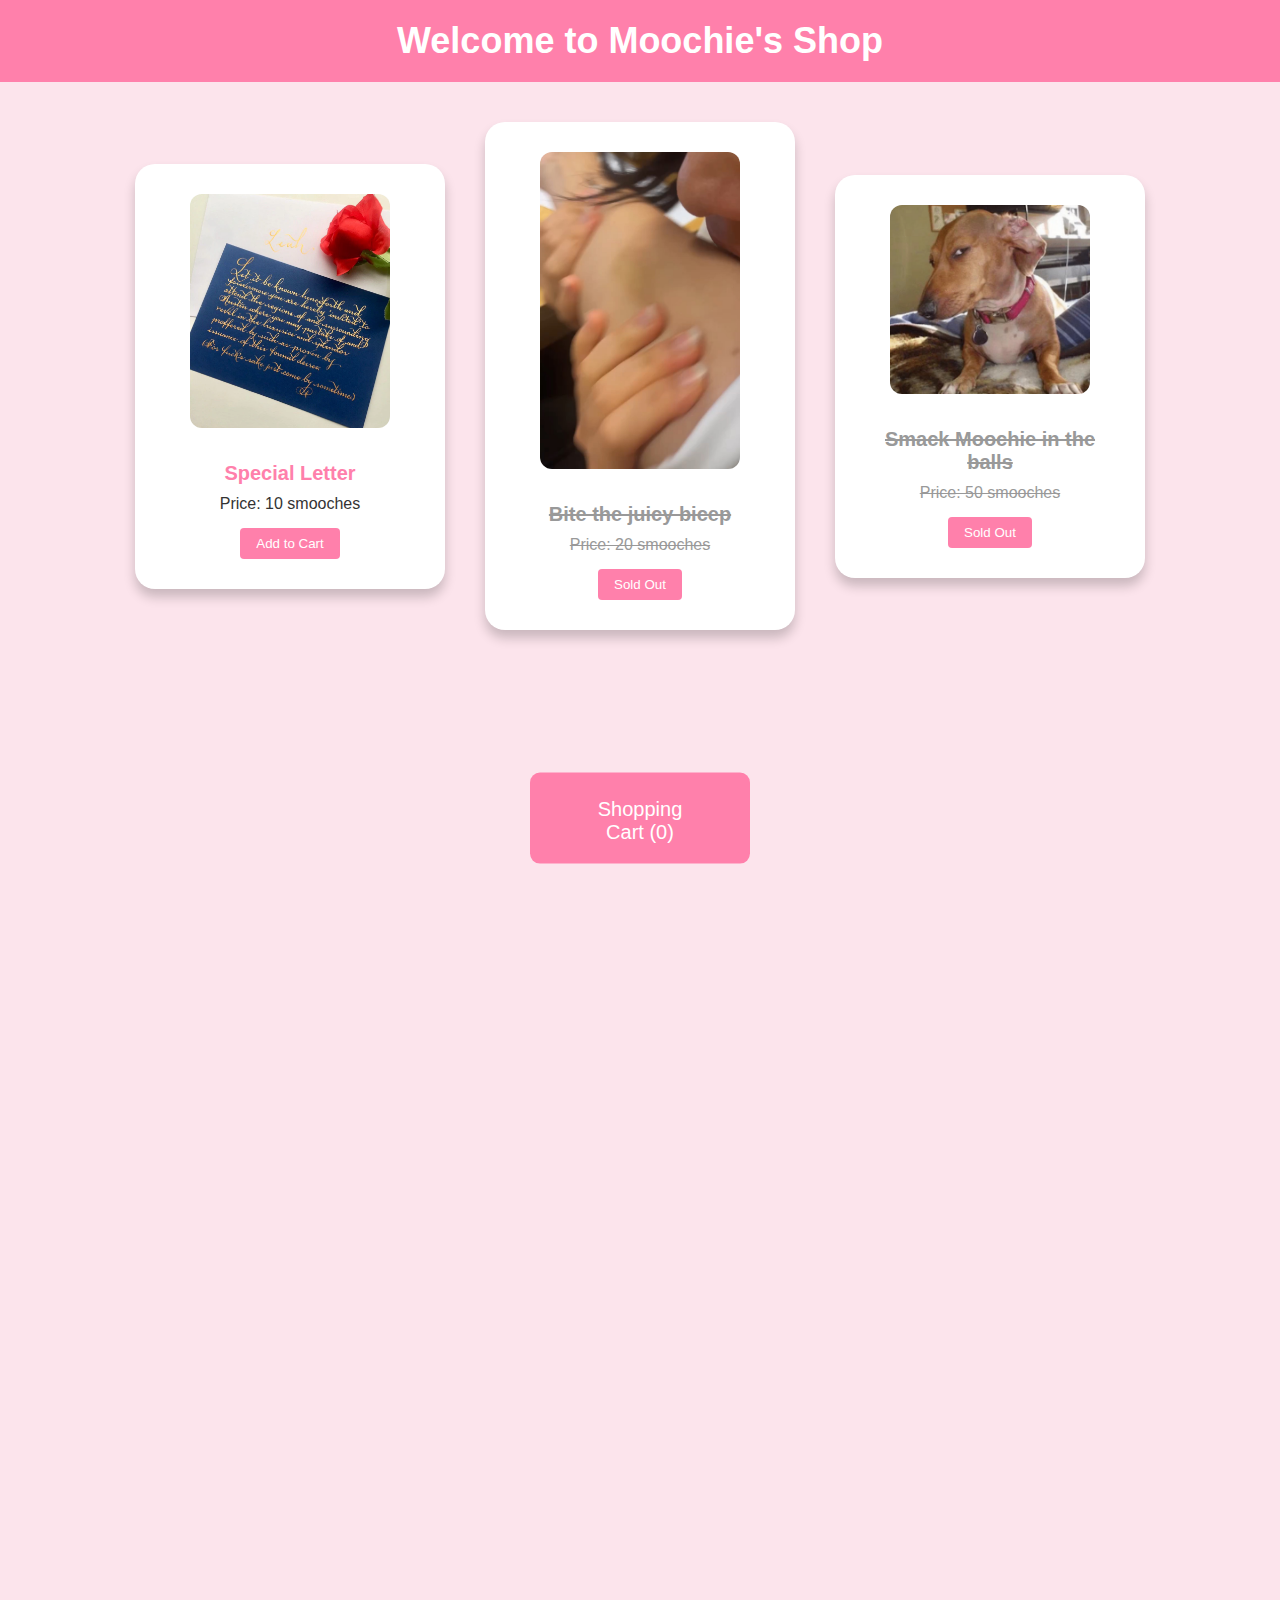
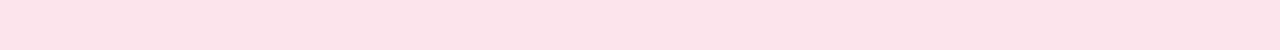
<file: index.html>
<!DOCTYPE html>
<html lang="en">
<head>
  <meta charset="UTF-8">
  <title>Moochie's Shop</title>
  <link rel="stylesheet" href="styles.css">
</head>
<body>
  <header>
    <h1>Welcome to Moochie's Shop</h1>
  </header>
  
  <main>
    <div class="products">
      <div class="product">
        <img src="letter_image.png" alt="Letter">
        <h2>Special Letter</h2>
        <p>Price: 10 smooches</p>
        <button onclick="addToCart('Special Letter')">Add to Cart</button>
      </div>
      <div class="product">
        <img src="bite.jpg" alt="Bite">
        <h2 class="sold-out">Bite the juicy bicep</h2>
        <p class="sold-out">Price: 20 smooches</p>
        <button disabled>Sold Out</button>
      </div>
      <div class="product">
        <img src="balls.jpg" alt="Balls">
        <h2 class="sold-out">Smack Moochie in the balls</h2>
        <p class="sold-out">Price: 50 smooches</p>
        <button disabled>Sold Out</button>
      </div>
    </div>
  </main>

  <footer>
    <a href="#" class="cart-link" onclick="goToCart()">Shopping Cart (0)</a>
  </footer>

  <script src="script.js"></script>
  <script>
    function addToCart(productName, price) {
      let cart = JSON.parse(localStorage.getItem('cart')) || [];
      const item = { name: productName, price: price };
      cart.push(item);
      localStorage.setItem('cart', JSON.stringify(cart));
      updateCartCount(cart.length);
    }

    function updateCartCount(count) {
        const cartLink = document.querySelector('.cart-link');
      cartLink.textContent = `Shopping Cart (${count})`;
    }

    // Reset cart count on home page load
    window.onload = () => {
      localStorage.removeItem('cart'); // Clear cart data
      updateCartCount(0); // Update cart count to zero on home page load
    };
  </script>
</body>
</html>
</file>
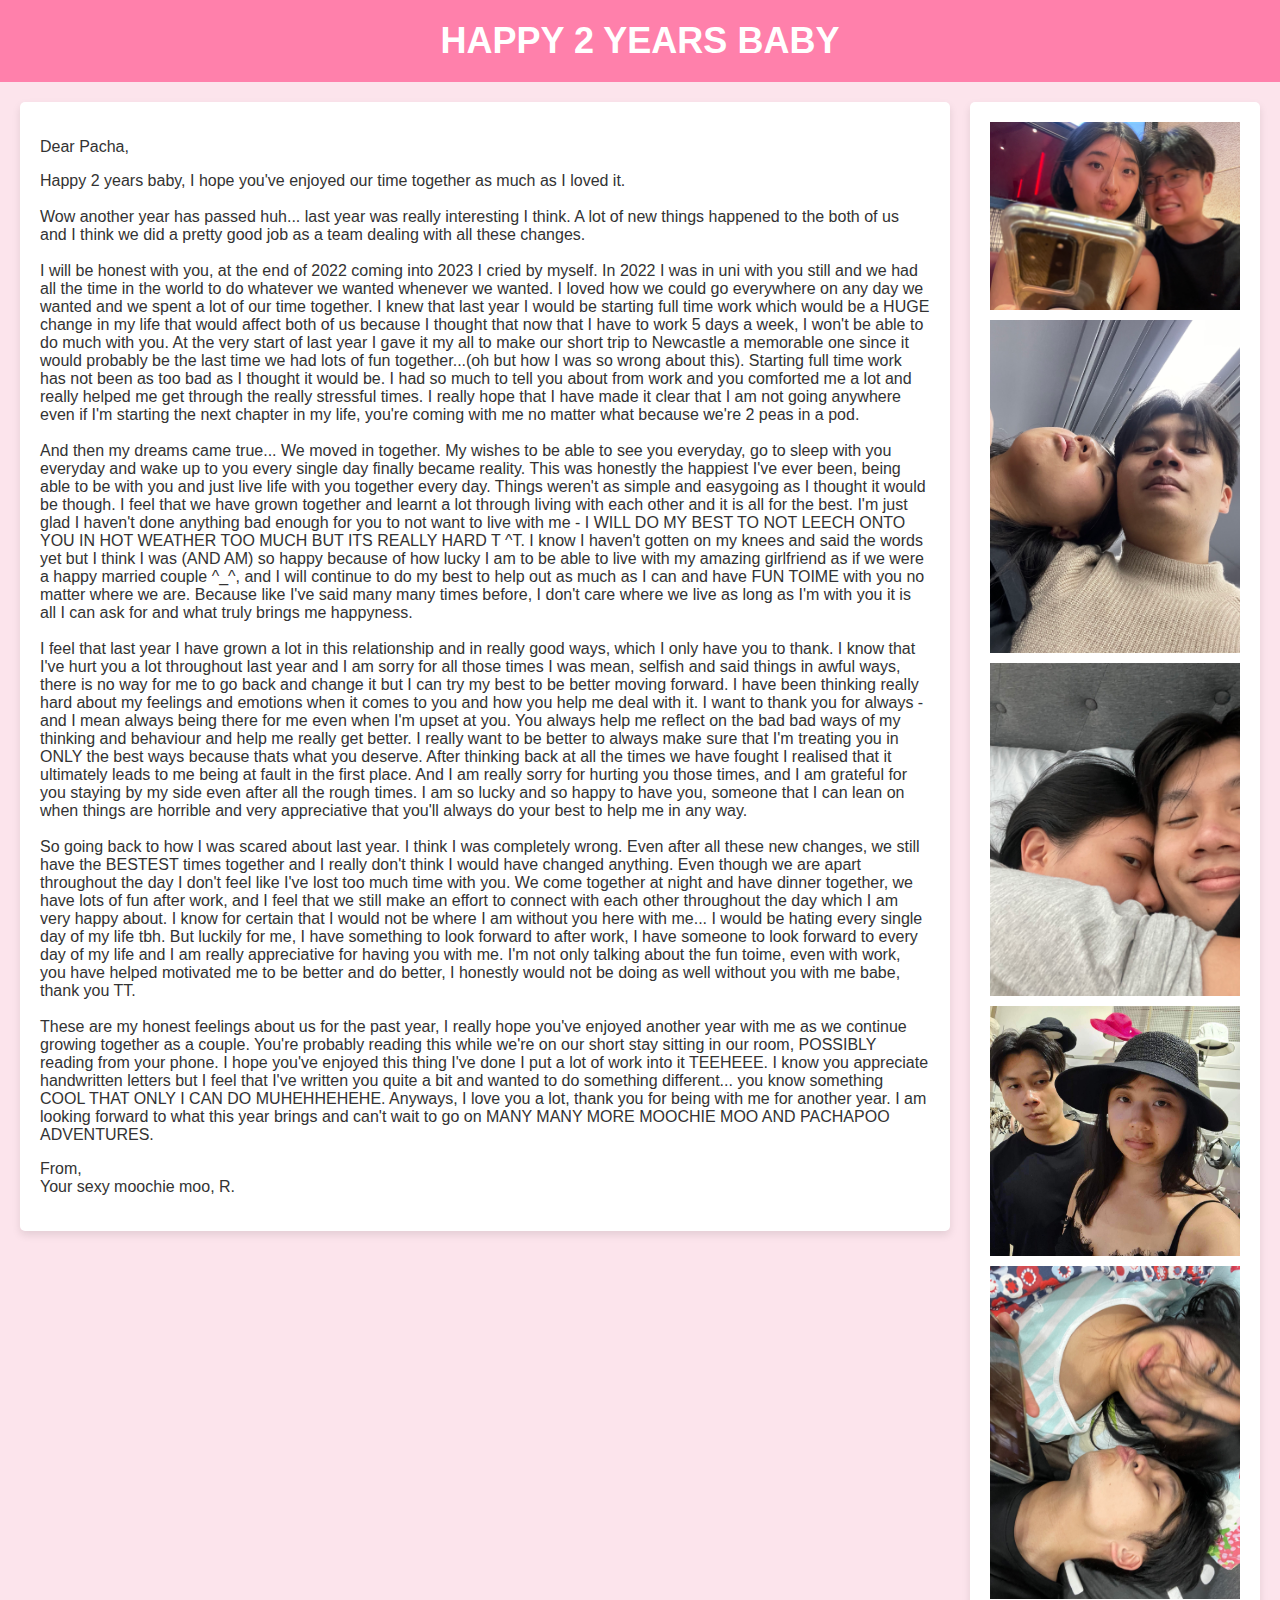
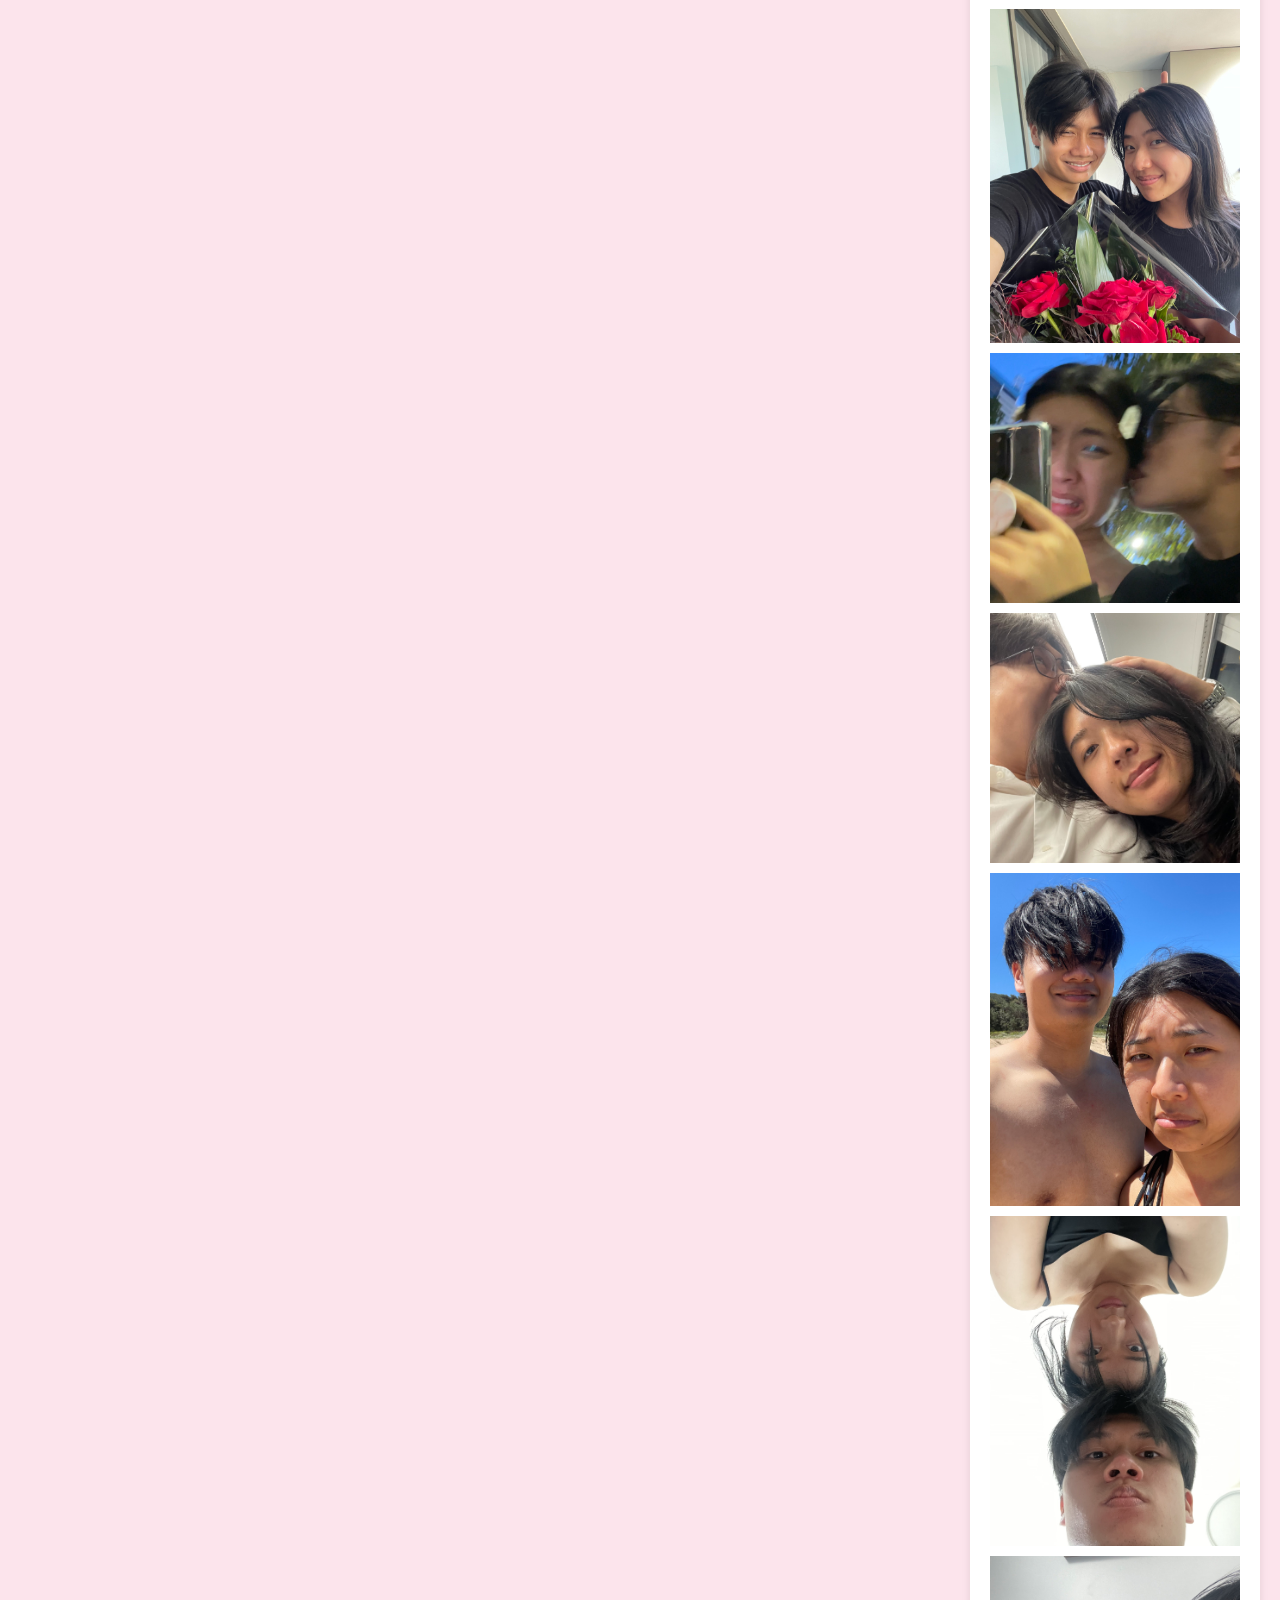
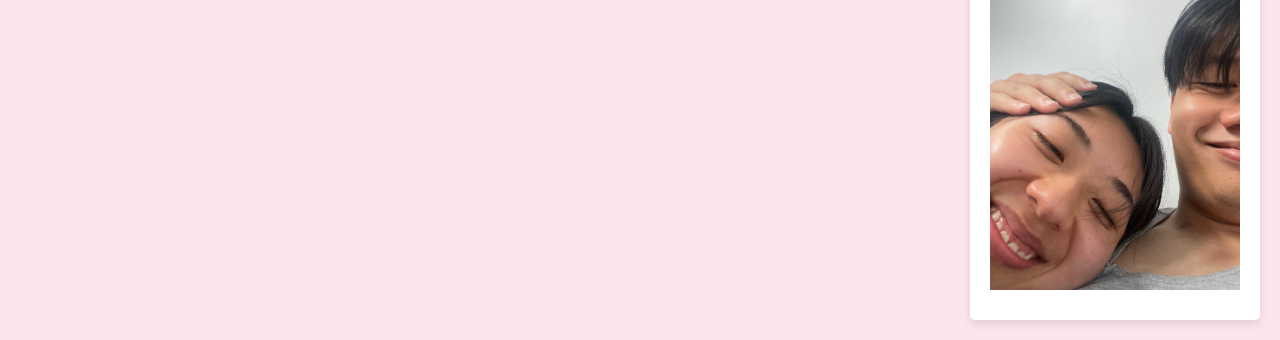
<file: card.html>
<!DOCTYPE html>
<html lang="en">

<head>
    <meta charset="UTF-8">
    <title>Anniversary Letter</title>
    <style>
        body {
            font-family: Arial, sans-serif;
            margin: 0;
            padding: 0;
            background-color: #fce4ec;/* Light gray background */
            color: #333;
        }

        header {
            background-color: #ff80ab; /* Pink header */
            padding: 20px;
            text-align: center;
        }

        h1 {
            margin: 0;
            font-size: 36px;
            color: white;
        }

        main {
            padding: 20px;
            display: flex;
            justify-content: space-between;
            align-items: flex-start;
        }

        .letter {
            flex: 1;
            background-color: white;
            padding: 20px;
            border-radius: 5px;
            box-shadow: 0 4px 8px rgba(0, 0, 0, 0.1);
            margin-right: 20px;
        }

        .letter p {
            margin-bottom: 15px;
        }

        .pictures {
        display: flex;
        flex-direction: column;
        justify-content: center; /* Center content vertically */
        align-items: center; /* Center content horizontally */
        background-color: white;
        padding: 20px;
        border-radius: 5px;
        box-shadow: 0 4px 8px rgba(0, 0, 0, 0.1);
        }

        .pictures img {
        max-width: 100%;
        width: 250px;
        height: auto;
        margin-bottom: 10px;
        }

        /* Add specific styles for your letter content here */
    </style>
</head>

<body>
    <header>
        <h1>HAPPY 2 YEARS BABY</h1>
    </header>

    <main>
        <section class="letter">
            <p>
                Dear Pacha,
            </p>
            <p>
                Happy 2 years baby, I hope you've enjoyed our time together as much as I loved it.
<br><br>
Wow another year has passed huh... last year was really interesting I think. A lot of new things happened to the both of us and I think we did a pretty good job as a team dealing with all these changes.
<br><br>
I will be honest with you, at the end of 2022 coming into 2023 I cried by myself. In 2022 I was in uni with you still and we had all the time in the world to do whatever we wanted whenever we wanted. I loved how we could go everywhere on any day we wanted and we spent a lot of our time together. I knew that last year I would be starting full time work which would be a HUGE change in my life that would affect both of us because I thought that now that I have to work 5 days a week, I won't be able to do much with you. At the very start of last year I gave it my all to make our short trip to Newcastle a memorable one since it would probably be the last time we had lots of fun together...(oh but how I was so wrong about this). Starting full time work has not been as too bad as I thought it would be. I had so much to tell you about from work and you comforted me a lot and really helped me get through the really stressful times. I really hope that I have made it clear that I am not going anywhere even if I'm starting the next chapter in my life, you're coming with me no matter what because we're 2 peas in a pod. 
<br><br>
And then my dreams came true... We moved in together. My wishes to be able to see you everyday, go to sleep with you everyday and wake up to you every single day finally became reality. This was honestly the happiest I've ever been, being able to be with you and just live life with you together every day. Things weren't as simple and easygoing as I thought it would be though. I feel that we have grown together and learnt a lot through living with each other and it is all for the best. I'm just glad I haven't done anything bad enough for you to not want to live with me - I WILL DO MY BEST TO NOT LEECH ONTO YOU IN HOT WEATHER TOO MUCH BUT ITS REALLY HARD T ^T. I know I haven't gotten on my knees and said the words yet but I think I was (AND AM) so happy because of how lucky I am to be able to live with my amazing girlfriend as if we were a happy married couple ^_^, and I will continue to do my best to help out as much as I can and have FUN TOIME with you no matter where we are. Because like I've said many many times before, I don't care where we live as long as I'm with you it is all I can ask for and what truly brings me happyness. 
<br><br>
I feel that last year I have grown a lot in this relationship and in really good ways, which I only have you to thank. I know that I've hurt you a lot throughout last year and I am sorry for all those times I was mean, selfish and said things in awful ways, there is no way for me to go back and change it but I can try my best to be better moving forward. I have been thinking really hard about my feelings and emotions when it comes to you and how you help me deal with it. I want to thank you for always - and I mean always being there for me even when I'm upset at you. You always help me reflect on the bad bad ways of my thinking and behaviour and help me really get better. I really want to be better to always make sure that I'm treating you in ONLY the best ways because thats what you deserve. After thinking back at all the times we have fought I realised that it ultimately leads to me being at fault in the first place. And I am really sorry for hurting you those times, and I am grateful for you staying by my side even after all the rough times. I am so lucky and so happy to have you, someone that I can lean on when things are horrible and very appreciative that you'll always do your best to help me in any way.
<br><br>
So going back to how I was scared about last year. I think I was completely wrong. Even after all these new changes, we still have the BESTEST times together and I really don't think I would have changed anything. Even though we are apart throughout the day I don't feel like I've lost too much time with you. We come together at night and have dinner together, we have lots of fun after work, and I feel that we still make an effort to connect with each other throughout the day which I am very happy about. I know for certain that I would not be where I am without you here with me... I would be hating every single day of my life tbh. But luckily for me, I have something to look forward to after work, I have someone to look forward to every day of my life and I am really appreciative for having you with me. I'm not only talking about the fun toime, even with work, you have helped motivated me to be better and do better, I honestly would not be doing as well without you with me babe, thank you TT. 
<br><br>
These are my honest feelings about us for the past year, I really hope you've enjoyed another year with me as we continue growing together as a couple. You're probably reading this while we're on our short stay sitting in our room, POSSIBLY reading from your phone. I hope you've enjoyed this thing I've done I put a lot of work into it TEEHEEE. I know you appreciate handwritten letters but I feel that I've written you quite a bit and wanted to do something different... you know something COOL THAT ONLY I CAN DO MUHEHHEHEHE. Anyways, I love you a lot, thank you for being with me for another year. I am looking forward to what this year brings and can't wait to go on MANY MANY MORE MOOCHIE MOO AND PACHAPOO ADVENTURES.
            </p>
            <!-- Customize the letter content above as you wish -->

            <p>
                From,<br>
                Your sexy moochie moo, R.
            </p>
        </section>

        <section class="pictures">
            <img src="us1.jpg" alt="Image 1">
            <img src="us2.jpg" alt="Image 2">
            <img src="us3.jpg" alt="Image 3">
            <img src="us4.jpg" alt="Image 4">
            <img src="us5.jpg" alt="Image 5">
            <img src="us6.jpg" alt="Image 6">
            <img src="us7.jpg" alt="Image 7">
            <img src="us8.jpg" alt="Image 8">
            <img src="us9.jpg" alt="Image 9">
            <img src="us11.png" alt="Image 11r">
            <img src="us12.jpg" alt="Image 12">
        </section>
    </main>

    <script src="script.js"></script>
</body>

</html>
</file>
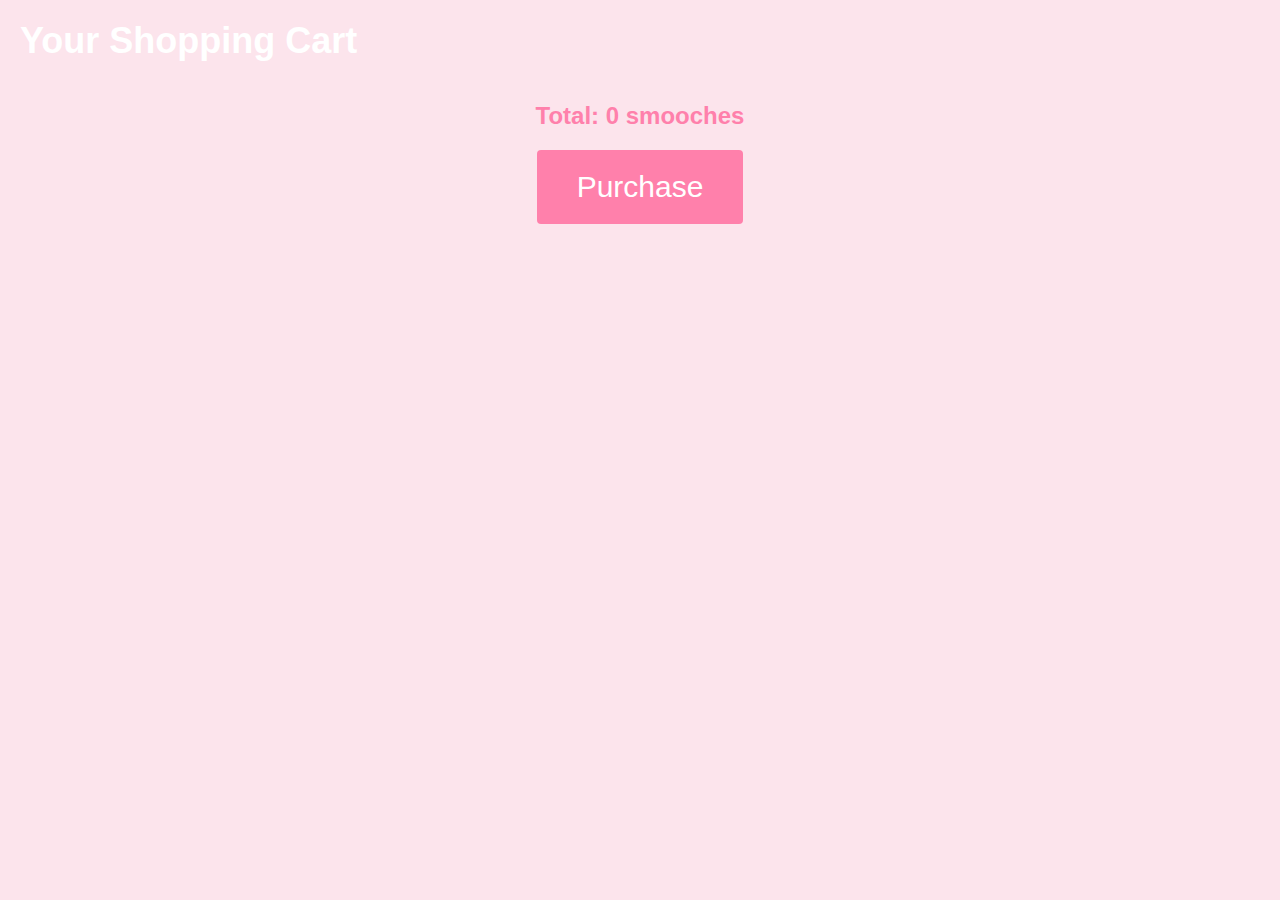
<file: cart.html>
<!DOCTYPE html>
<html lang="en">
<head>
  <meta charset="UTF-8">
  <title>Shopping Cart</title>
  <style>
    body {
      font-family: 'Arial', sans-serif;
      margin: 0;
      padding: 20px; /* Increased padding around the sides */
      background-color: #fce4ec; /* Light pink background */
      color: #333;
    }

    header {
      background-color: #ff80ab; /* Pink header */
      padding: 20px;
      text-align: center;
    }
    

    h1 {
      margin: 0;
      font-size: 36px;
      color: white;
      padding-bottom: 20px;
    }

    main {
      padding: 20px;
    }

    .cart-items {
      display: flex;
      flex-direction: column;
      gap: 20px;
    }

    .cart-item {
      background-color: white;
      border-radius: 10px;
      box-shadow: 0 4px 6px rgba(0, 0, 0, 0.1);
      padding: 20px;
    }

    .cart-item img {
      max-width: 100%;
      border-radius: 8px;
      margin-bottom: 10px;
    }

    h2 {
      margin: 10px 0;
      font-size: 20px;
      color: #ff80ab; /* Pink heading */
    }

    p {
      margin: 5px 0 15px;
      font-size: 16px;
    }

    .total-amount {
      padding-top: 20px;
      text-align: center; /* Center align the total amount */
      margin-bottom: 20px;
      font-weight: bold;
      color: #ff80ab; /* Pink total amount */
      font-size: 24px; /* Increase font size to 24 pixels */
    }

    .purchase-btn {
      background-color: #ff80ab; /* Pink purchase button */
      color: white;
      border: none;
      padding: 20px 40px;
      border-radius: 4px;
      cursor: pointer;
      transition: background-color 0.3s;
      display: block;
      margin: 0 auto; /* Center the button */
      font-size: 30px;
    }

    .purchase-btn:hover {
      background-color: #ff527b; /* Darker pink on hover */
    }

    a {
      color: #ff80ab; /* Pink link */
      text-decoration: none;
    }

    a:hover {
      text-decoration: underline;
    }
  </style>
</head>
<body>
  <h1>Your Shopping Cart</h1>

  <div class="cart-items">
    <!-- Display added items here -->
    <!-- This is a simulation, so you can modify this part to display actual added items in a real scenario -->
    <!-- Content will be dynamically added by JavaScript -->
  </div>

  <div class="total-amount">
    Total: $0 <!-- Initially set to zero -->
  </div>

  <p id="cartCountInfo"></p> <!-- Paragraph to display cart count -->

  <button class="purchase-btn" onclick="confirmPurchase()">Purchase</button>

  <script>
    function displayCartItems() {
      const cartItems = JSON.parse(localStorage.getItem('cart')) || [];
      const cartContainer = document.querySelector('.cart-items');

      cartItems.forEach(item => {
        const cartItemDiv = document.createElement('div');
        cartItemDiv.classList.add('cart-item');
        cartItemDiv.textContent = `${item.name} - 10 smooches`;
        cartContainer.appendChild(cartItemDiv);
      });

      const totalItems = cartItems.length; // Get total number of items in the cart
      const totalPrice = totalItems * 10; // Calculate total price based on number of items
      document.querySelector('.total-amount').textContent = `Total: ${totalPrice} smooches`;

    }

    function simulatePurchase() {
      const cartItems = JSON.parse(localStorage.getItem('cart')) || [];
      const totalItems = cartItems.length; // Get total number of items in the cart

      const totalPrice = totalItems * 10; // Calculate total price based on number of items

      // Set totalPrice as a query parameter when redirecting to thankyou.html
      window.location.href = `thankyou.html?totalPrice=${totalPrice}`;
    }

    function confirmPurchase() {
            // Display a confirmation dialog
            const confirmation = window.confirm('Are you sure you can give moochie his smooches?');

            if (confirmation) {
                // If user confirms, proceed with the purchase
                simulatePurchase();
            } else {
                // If user cancels the confirmation, do nothing
                alert("No??? TOO BAD YOU'RE GONNA GIVE MOOCHIE HIS SMOOCHES ANYWAYS");
                simulatePurchase(); // Proceed to the next page anyway
            }
        }

    // Call function to display cart items when the cart.html page loads
    window.onload = displayCartItems;
  </script>
</body>
</html>
</file>
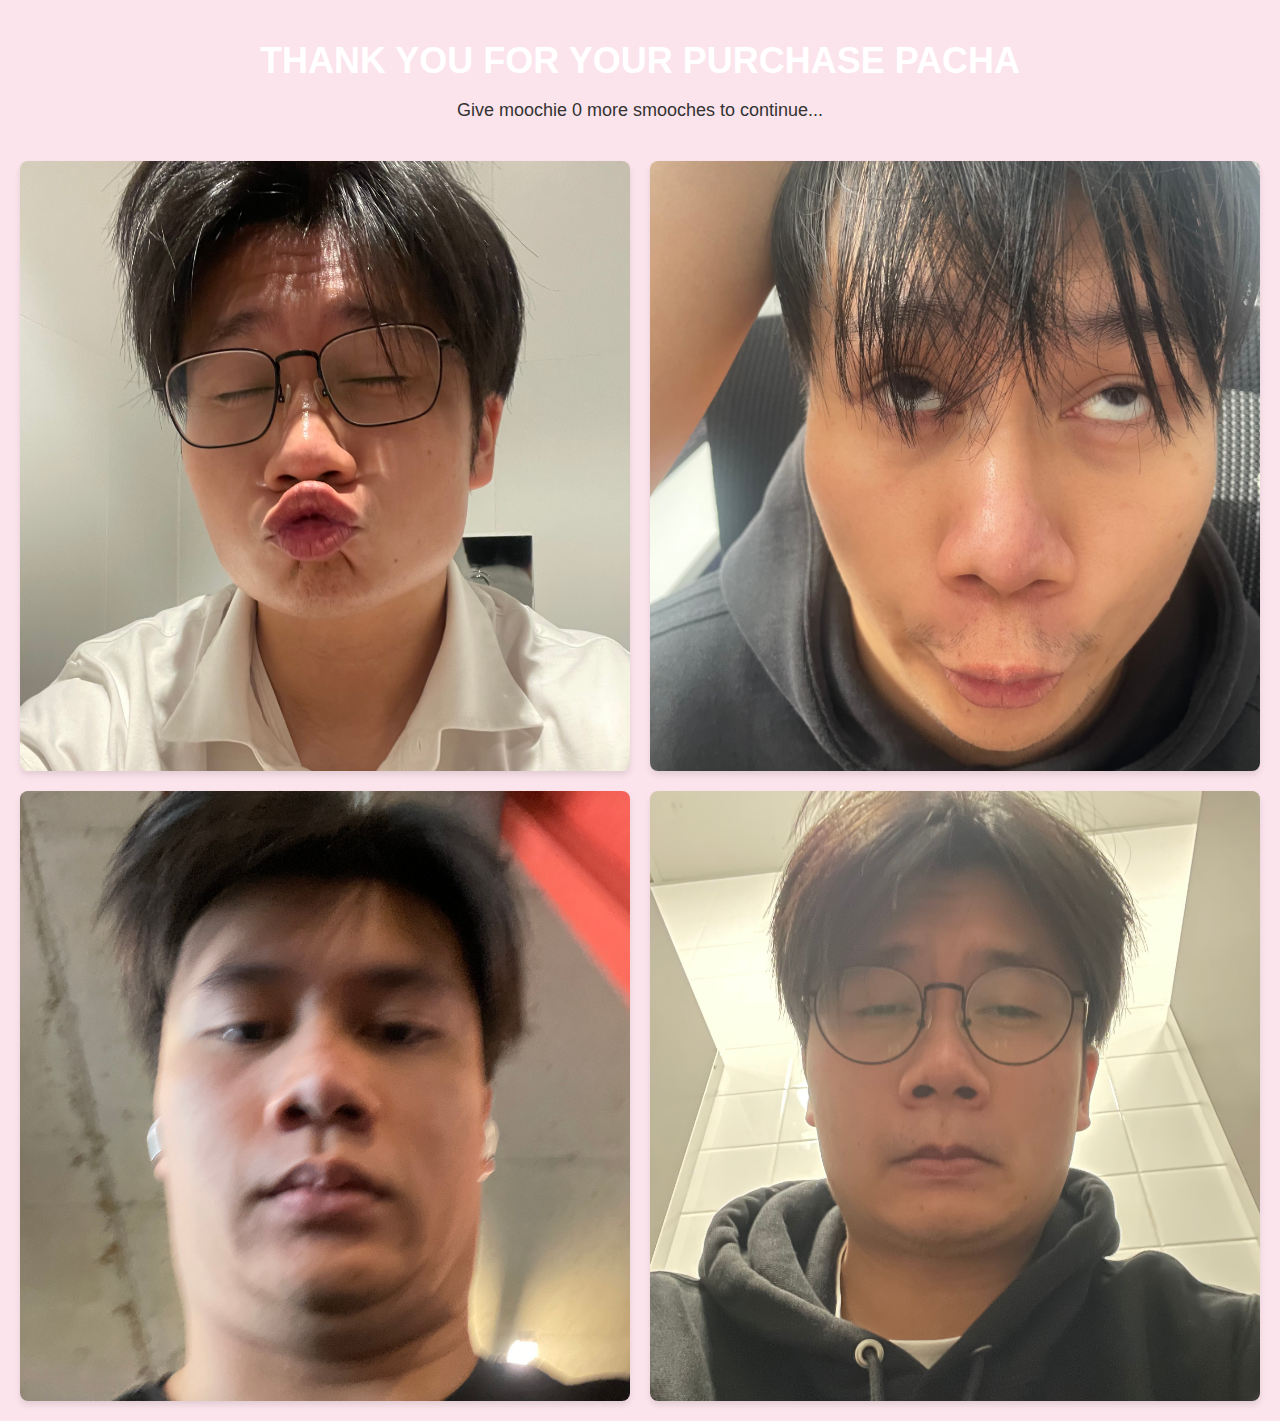
<file: thankyou.html>
<!DOCTYPE html>
<html lang="en">
<head>
  <meta charset="UTF-8">
  <title>Thank You</title>
  <style>
    body {
      font-family: 'Arial', sans-serif;
      margin: 0;
      padding: 20px;
      background-color: #fce4ec; /* Light pink background */
      color: #333;
      text-align: center;
    }
    header {
      background-color: #ff80ab; /* Pink header */
      padding: 20px;
    }
    h1 {
      padding-top: 20px;
      margin: 0;
      font-size: 36px;
      color: white;
    }
    main {
      padding: 20px;
    }
    p {
      font-size: 18px;
      margin-bottom: 20px;
    }
    .clicks-left {
      font-size: 24px;
      font-weight: bold;
      color: #ff80ab; /* Pink clicks left */
    }
    .continue-link {
      display: inline-block;
      padding: 10px 20px;
      background-color: #ff80ab; /* Pink button */
      color: white;
      text-decoration: none;
      border-radius: 4px;
      transition: background-color 0.3s;
    }
    .continue-link:hover {
      background-color: #ff527b; /* Darker pink on hover */
    }
    .image-grid {
      display: grid;
      grid-template-columns: repeat(2, 1fr); /* 2 columns */
      grid-gap: 20px; /* Gap between images */
      justify-content: center; /* Center the grid */
      margin-top: 40px; /* Space between text and images */
    }

    .image-grid img {
      max-width: 100%;
      border-radius: 8px;
      box-shadow: 0 4px 6px rgba(0, 0, 0, 0.1);
    }
  </style>
</head>
<body>
  <h1>THANK YOU FOR YOUR PURCHASE PACHA</h1>
  <p>Give moochie <span id="clicksLeft">3</span> more smooches to continue...</p>

  <div class="image-grid">
    <img src="r1.jpeg" alt="Image 1">
    <img src="r2.jpeg" alt="Image 2">
    <img src="r3.jpeg" alt="Image 3">
    <img src="r4.jpeg" alt="Image 4">
    <!-- Add image sources and alt text for your images -->
    <!-- Replace "image1.jpg", "image2.jpg", etc., with your image sources -->
  </div>

  <script>
    document.addEventListener('DOMContentLoaded', () => {
      const queryString = window.location.search;
      const urlParams = new URLSearchParams(queryString);
      const totalPrice = parseInt(urlParams.get('totalPrice')) || 0;

      let clicks = totalPrice; // Set clicks to totalPrice

      document.getElementById('clicksLeft').textContent = clicks.toString();
      document.addEventListener('click', handleClick);

      function handleClick() {
        clicks--;
        document.getElementById('clicksLeft').textContent = clicks.toString();

        if (clicks === 0) {
          redirectToNewPage();
        }
      }

      function redirectToNewPage() {
        // Redirect to a new page after the required number of clicks
        window.location.href = 'card.html'; // Replace 'card.html' with your desired page
      }
    });
  </script>
</body>
</html>
</file>
<file: styles.css>
body {
  font-family: 'Arial', sans-serif;
  margin: 0;
  padding: 0;
  background-color: #fce4ec; /* Light pink background */
  color: #333;
}
header {
  background-color: #ff80ab; /* Pink header */
  padding: 20px;
  text-align: center;
}
h1 {
  margin: 0;
  font-size: 36px;
  color: white;
}
main {
  padding: 20px;
  padding-bottom: 1000px;
}
.products {
  display: flex;
  justify-content: center;
  align-items: center;
  flex-wrap: wrap;
}
.product {
  background-color: white;
  border-radius: 20px; /* Increased border radius for rounded corners */
  box-shadow: 0 8px 12px rgba(0, 0, 0, 0.2); /* Increased shadow effect */
  margin: 20px; /* Increased margin for spacing */
  padding: 30px; /* Increased padding inside the box */
  text-align: center;
  width: 250px; /* Increased width */
}

.product img {
  max-width: 80%; /* Reduced the maximum width of the image */
  border-radius: 12px; /* Increased border radius for the image */
  margin-bottom: 20px; /* Increased margin below the image */
}
h2 {
  margin: 10px 0;
  font-size: 20px;
  color: #ff80ab; /* Pink heading */
}
p {
  margin: 5px 0 15px;
  font-size: 16px;
}
.sold-out {
  text-decoration: line-through;
  /* Additional styles for the strike-through text (optional) */
  color: #999; /* Change the color to gray for sold-out items */
}
button {
  background-color: #ff80ab; /* Pink button */
  color: white;
  border: none;
  padding: 8px 16px;
  border-radius: 4px;
  cursor: pointer;
  transition: background-color 0.3s;
}
button:hover {
  background-color: #ff527b; /* Darker pink on hover */
}
a.cart-link {
  display: inline-block;
  padding: 8px 16px;
  margin-top: 10px;
  background-color: #ff80ab;
  color: white;
  text-decoration: none;
  border-radius: 4px;
  transition: background-color 0.3s;
  font-size: 20px;
}
a.cart-link:hover {
  background-color: #ff527b;
}

footer {
  background-color: #ff80ab; /* Pink footer */
  padding: 10px;
  text-align: center;
  position: fixed;
  bottom: 0%; /* Position at 50% from the top */
  width: 60%; /* Adjust the width as desired */
  max-width: 200px; /* Set a maximum width */
  left: 50%; /* Position at 50% from the left */
  transform: translate(-50%, -40%); /* Adjust to center horizontally */
  border-radius: 10px;
}
footer a.cart-link {
  display: inline-block;
  padding: 10px 40px;
  margin-top: 5px;
  background-color: #ff80ab;
  color: white;
  text-decoration: none;
  border-radius: 4px;
  transition: background-color 0.3s;
  font-size: 20px;
}
footer a.cart-link:hover {
  background-color: #ff527b;
}
</file>
